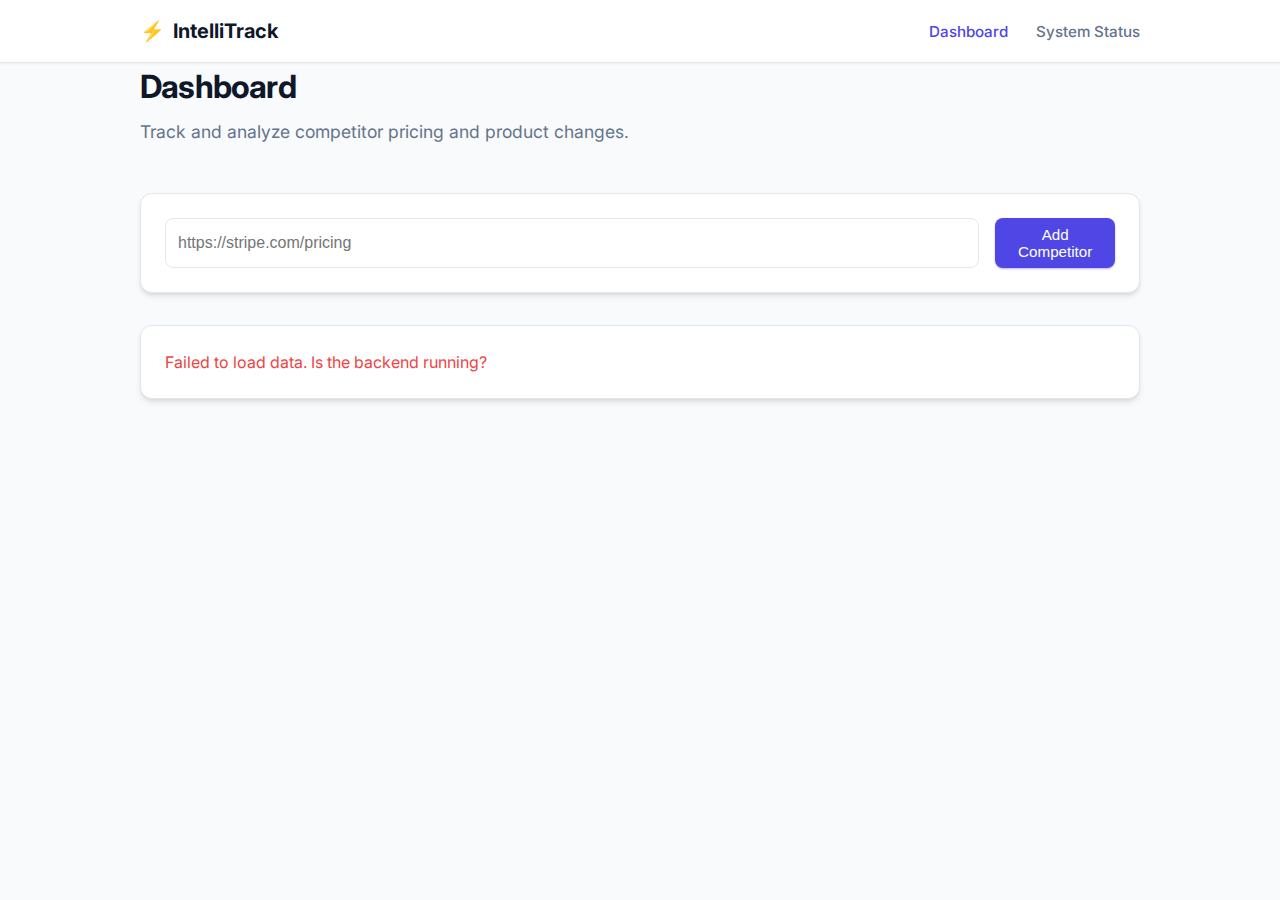
<file: index.html>
<!DOCTYPE html>
<html lang="en">

<head>
    <meta charset="UTF-8">
    <meta name="viewport" content="width=device-width, initial-scale=1.0">
    <title>Competitor Intelligence Tracker</title>
    <link rel="stylesheet" href="style.css">
    <link href="https://fonts.googleapis.com/css2?family=Inter:wght@400;500;600;700&display=swap" rel="stylesheet">
    <link href="https://fonts.googleapis.com/css2?family=Fira+Code&display=swap" rel="stylesheet">
    <script src="config.js"></script>
</head>

<body>
    <header>
        <div class="container navbar">
            <a href="index.html" class="brand">
                <span>⚡</span> IntelliTrack
            </a>
            <nav>
                <a href="index.html" class="active">Dashboard</a>
                <a href="status.html">System Status</a>
            </nav>
        </div>
    </header>

    <main class="container">
        <div class="header-actions">
            <div>
                <h1>Dashboard</h1>
                <p class="subtitle">Track and analyze competitor pricing and product changes.</p>
            </div>
        </div>

        <div class="card">
            <form id="add-form" class="add-form" style="display: flex; gap: 1rem;">
                <input type="text" id="url-input" placeholder="https://stripe.com/pricing" required>
                <button type="submit" class="btn btn-primary">Add Competitor</button>
            </form>
        </div>

        <div id="competitor-grid" class="grid">
            <!-- Competitors will be loaded here -->
            <div class="card" style="grid-column: 1/-1; text-align: center;">Loading...</div>
        </div>
    </main>

    <script>
        // Load Competitors
        async function loadCompetitors() {
            try {
                const res = await fetch(`${API_BASE_URL}/api/competitors`);
                const competitors = await res.json();
                const grid = document.getElementById('competitor-grid');
                grid.innerHTML = '';

                if (competitors.length === 0) {
                    grid.innerHTML = '<div class="card" style="grid-column: 1/-1; text-align: center;">No competitors found. Add one above!</div>';
                    return;
                }

                competitors.forEach(comp => {
                    const date = new Date(comp.created_at).toISOString().split('T')[0];
                    const card = `
                        <div class="card competitor-card">
                            <div class="comp-header">
                                <div class="comp-domain">${comp.name}</div>
                                <a href="${comp.url}" target="_blank" class="comp-url">${comp.url}</a>
                            </div>
                            
                            <div class="comp-stats">
                                <span>Added ${date}</span>
                                <span>All Checks</span>
                            </div>

                            <div class="comp-actions">
                                <button class="btn btn-primary btn-sm" onclick="checkCompetitor(${comp.id}, this)" style="width: 100%">
                                    <span class="btn-text">Check Now</span>
                                </button>
                                <a href="history.html?id=${comp.id}" class="btn btn-secondary btn-sm" style="text-align: center;">View History</a>
                            </div>
                        </div>
                    `;
                    grid.insertAdjacentHTML('beforeend', card);
                });
            } catch (error) {
                console.error(error);
                document.getElementById('competitor-grid').innerHTML = '<div class="card" style="grid-column: 1/-1; color: var(--danger);">Failed to load data. Is the backend running?</div>';
            }
        }

        // Add Competitor
        document.getElementById('add-form').addEventListener('submit', async (e) => {
            e.preventDefault();
            const url = document.getElementById('url-input').value;
            const btn = e.target.querySelector('button');
            const originalText = btn.textContent;

            btn.disabled = true;
            btn.textContent = 'Adding...';

            try {
                const formData = new FormData();
                formData.append('url', url);

                await fetch(`${API_BASE_URL}/competitors`, {
                    method: 'POST',
                    body: formData
                });

                document.getElementById('url-input').value = '';
                loadCompetitors();
            } catch (error) {
                alert('Failed to add competitor');
            } finally {
                btn.disabled = false;
                btn.textContent = originalText;
            }
        });

        // Check Logic
        async function checkCompetitor(id, btn) {
            btn.disabled = true;
            btn.innerHTML = '<span class="spinner"></span> Checking...';

            try {
                const res = await fetch(`${API_BASE_URL}/check/${id}`, { method: 'POST' });
                if (res.ok) {
                    window.location.href = `history.html?id=${id}`;
                } else {
                    alert('Check failed');
                    btn.disabled = false;
                    btn.innerHTML = '<span class="btn-text">Check Now</span>';
                }
            } catch (error) {
                console.error(error);
                alert('Error connecting to server');
                btn.disabled = false;
                btn.innerHTML = '<span class="btn-text">Check Now</span>';
            }
        }

        loadCompetitors();
    </script>
</body>

</html>
</file>
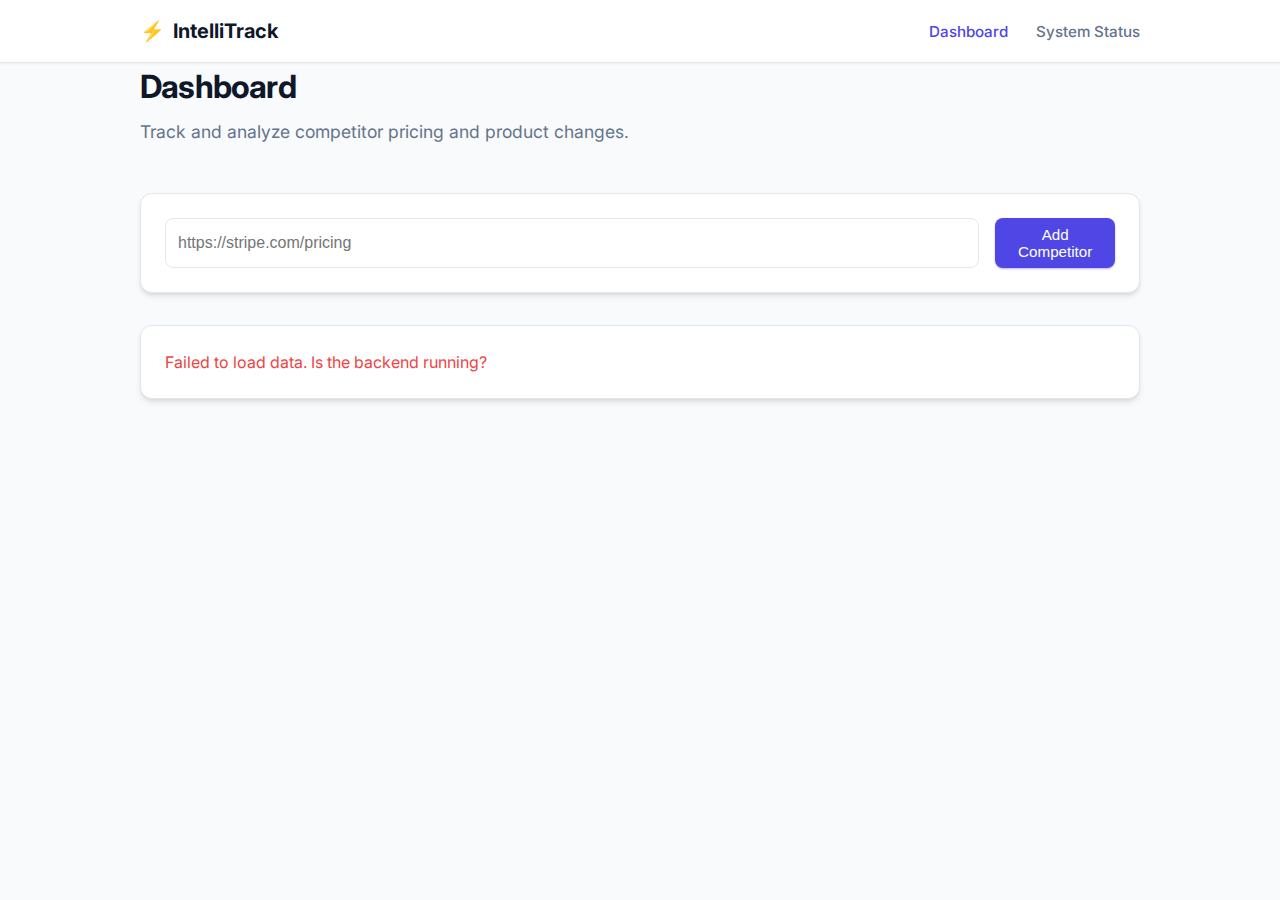
<file: history.html>
<!DOCTYPE html>
<html lang="en">

<head>
    <meta charset="UTF-8">
    <meta name="viewport" content="width=device-width, initial-scale=1.0">
    <title>History - IntelliTrack</title>
    <link rel="stylesheet" href="style.css">
    <link href="https://fonts.googleapis.com/css2?family=Inter:wght@400;500;600;700&display=swap" rel="stylesheet">
    <link href="https://fonts.googleapis.com/css2?family=Fira+Code&display=swap" rel="stylesheet">
    <script src="config.js"></script>
</head>

<body>
    <header>
        <div class="container navbar">
            <a href="index.html" class="brand">
                <span>⚡</span> IntelliTrack
            </a>
            <nav>
                <a href="index.html">Dashboard</a>
                <a href="status.html">System Status</a>
            </nav>
        </div>
    </header>

    <main class="container">
        <div class="header-actions">
            <div>
                <h1 id="comp-name">Loading...</h1>
                <p class="subtitle">History Report</p>
            </div>
            <a href="index.html" class="btn btn-secondary">← Back to Dashboard</a>
        </div>

        <div id="snapshot-list" class="snapshot-list">
            <!-- Snapshots loaded here -->
            <div class="card">
                <p>Loading history...</p>
            </div>
        </div>
    </main>

    <script>
        const urlParams = new URLSearchParams(window.location.search);
        const compId = urlParams.get('id');

        async function loadHistory() {
            if (!compId) {
                window.location.href = 'index.html';
                return;
            }

            try {
                const res = await fetch(`${API_BASE_URL}/api/history/${compId}`);
                if (!res.ok) throw new Error("Failed to load");
                const data = await res.json();

                // Set Header
                document.getElementById('comp-name').textContent = data.competitor.name;

                // Render Snapshots
                const list = document.getElementById('snapshot-list');
                list.innerHTML = '';

                if (data.snapshots.length === 0) {
                    list.innerHTML = `
                    <div class="card" style="text-align: center; padding: 3rem;">
                        <p style="color: var(--text-muted);">No checks yet.</p>
                        <button onclick="runCheck()" class="btn btn-primary">Run First Check</button>
                    </div>`;
                    return;
                }

                data.snapshots.forEach((snap, index) => {
                    // Badge Logic
                    const linesAdded = snap.diff_json.lines_added_count || 0;
                    const linesRemoved = snap.diff_json.lines_removed_count || 0;
                    const totalChange = linesAdded + linesRemoved;

                    let statusText = 'No Changes';
                    let statusClass = 'change-none';
                    let badgeClass = 'status-none';

                    if (totalChange > 0 && totalChange < 10) {
                        statusText = 'Minor Updates';
                        statusClass = 'change-minor';
                        badgeClass = 'status-minor';
                    } else if (totalChange >= 10) {
                        statusText = 'Major Updates';
                        statusClass = 'change-major';
                        badgeClass = 'status-major';
                    }

                    // Date formatting
                    const date = new Date(snap.timestamp).toLocaleString();
                    const isOpen = index === 0 ? 'open' : '';

                    const html = `
                    <div class="card snapshot-card ${statusClass}">
                        <div class="snapshot-header" onclick="toggleSnapshot(this)">
                            <div class="snapshot-meta">
                                <span class="status-badge ${badgeClass}">${statusText}</span>
                                <span class="timestamp">${date}</span>
                            </div>
                            <span class="toggle-icon">▼</span>
                        </div>

                        <div class="snapshot-body ${isOpen}">
                            <div class="insights-container" id="insights-${snap.id}"></div>

                            ${totalChange > 0 ? `
                            <div class="diff-section">
                                <div class="diff-toggle">
                                    <button class="btn btn-secondary btn-sm" onclick="toggleDiff(this)">Show Raw Diff (${totalChange} lines)</button>
                                </div>
                                <div class="raw-diff">
                                    <div class="diff-chunk">${(snap.diff_json.added || '').split('\n').map(l => `<span class="diff-line diff-add">+ ${l}</span>`).join('')}</div>
                                    <div class="diff-chunk">${(snap.diff_json.removed || '').split('\n').map(l => `<span class="diff-line diff-del">- ${l}</span>`).join('')}</div>
                                </div>
                            </div>
                            ` : ''}
                        </div>
                    </div>`;

                    list.insertAdjacentHTML('beforeend', html);

                    // Render Insights
                    if (snap.ai_summary) {
                        renderInsights(snap.id, snap.ai_summary);
                    }
                });

            } catch (error) {
                console.error(error);
                document.getElementById('snapshot-list').innerHTML = '<div class="card">Failed to load history.</div>';
            }
        }

        function renderInsights(id, summaryJson) {
            const container = document.getElementById(`insights-${id}`);
            try {
                const data = JSON.parse(summaryJson);
                let html = '<div class="insights-grid">';

                const renderCard = (title, icon, items, colorClass = '') => {
                    if (!items || items.length === 0) return '';
                    return `
                    <div class="insight-card ${colorClass}">
                        <div class="insight-title">${icon} ${title}</div>
                        <div class="insight-content">
                            <ul>${items.map(i => `<li>${i}</li>`).join('')}</ul>
                        </div>
                    </div>`;
                };

                html += renderCard('Pricing Updates', '💰', data.pricing);
                html += renderCard('Features', '🚀', data.features);
                html += renderCard('Positioning', '📢', data.positioning);

                if (data.strategy && data.strategy.length) {
                    html += `
                    <div class="insight-card" style="background-color: #f3e8ff; border-color: #d8b4fe; grid-column: 1 / -1;">
                        <div class="insight-title" style="color: #6b21a8;">🧠 Strategic Implication</div>
                            <div class="insight-content" style="color: #4c1d95;">
                            <p>${data.strategy.join(' ')}</p>
                        </div>
                    </div>`;
                }
                html += '</div>';

                if (html === '<div class="insights-grid"></div>') {
                    html = '<div style="text-align: center; color: var(--text-muted); margin-bottom: 1rem;"><em>No strategic changes detected via AI.</em></div>';
                }

                container.innerHTML = html;
            } catch (e) {
                container.innerHTML = `<div class="insight-card"><p>Summary: ${summaryJson}</p></div>`;
            }
        }

        async function runCheck() {
            const btn = document.querySelector('button'); // specific button
            btn.textContent = 'Checking...';
            await fetch(`${API_BASE_URL}/check/${compId}`, { method: 'POST' });
            window.location.reload();
        }

        window.toggleSnapshot = function (header) {
            const body = header.nextElementSibling;
            body.classList.toggle('open');
        }

        window.toggleDiff = function (btn) {
            const diff = btn.parentElement.nextElementSibling;
            diff.classList.toggle('open');
            btn.textContent = diff.classList.contains('open') ? 'Hide Raw Diff' : 'Show Raw Diff';
        }

        loadHistory();
    </script>
</body>

</html>
</file>
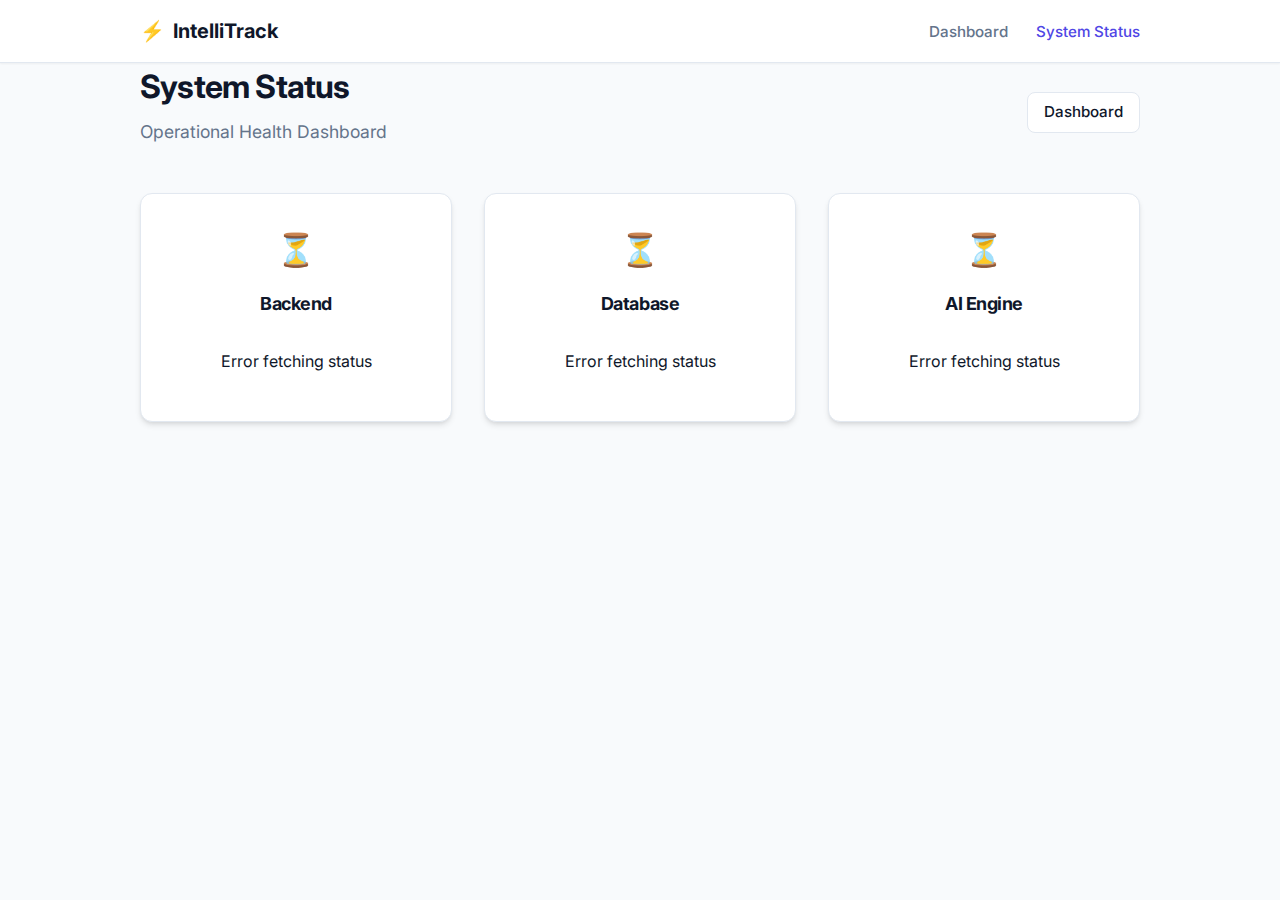
<file: status.html>
<!DOCTYPE html>
<html lang="en">

<head>
    <meta charset="UTF-8">
    <meta name="viewport" content="width=device-width, initial-scale=1.0">
    <title>System Status - IntelliTrack</title>
    <link rel="stylesheet" href="style.css">
    <link href="https://fonts.googleapis.com/css2?family=Inter:wght@400;500;600;700&display=swap" rel="stylesheet">
    <script src="config.js"></script>
</head>

<body>
    <header>
        <div class="container navbar">
            <a href="index.html" class="brand">
                <span>⚡</span> IntelliTrack
            </a>
            <nav>
                <a href="index.html">Dashboard</a>
                <a href="status.html" class="active">System Status</a>
            </nav>
        </div>
    </header>

    <main class="container">
        <div class="header-actions">
            <div>
                <h1>System Status</h1>
                <p class="subtitle">Operational Health Dashboard</p>
            </div>
            <a href="index.html" class="btn btn-secondary">Dashboard</a>
        </div>

        <div class="grid status-grid">
            <div class="card status-card">
                <div class="status-icon" id="be-icon">⏳</div>
                <h3>Backend</h3>
                <p class="status-text" id="be-status">Checking...</p>
            </div>

            <div class="card status-card">
                <div class="status-icon" id="db-icon">⏳</div>
                <h3>Database</h3>
                <p class="status-text" id="db-status">Checking...</p>
            </div>

            <div class="card status-card">
                <div class="status-icon" id="llm-icon">⏳</div>
                <h3>AI Engine</h3>
                <p class="status-text" id="llm-status">Checking...</p>
            </div>
        </div>
    </main>

    <script>
        fetch(`${API_BASE_URL}/status`)
            .then(r => r.json())
            .then(data => {
                const setStatus = (id, state) => {
                    const iconEl = document.getElementById(`${id}-icon`);
                    const textEl = document.getElementById(`${id}-status`);

                    if (state === 'ok' || state === 'connected') {
                        iconEl.textContent = '✅';
                        textEl.textContent = 'Operational';
                        textEl.className = 'status-text status-ok';
                    } else if (state.includes('disconnected') || state.includes('error')) {
                        iconEl.textContent = '❌';
                        textEl.textContent = 'Offline';
                        textEl.className = 'status-text status-bad';
                    } else {
                        iconEl.textContent = '⚠️';
                        textEl.textContent = state;
                        textEl.className = 'status-text status-unknown';
                    }
                };

                setStatus('be', data.backend);
                setStatus('db', data.database);
                setStatus('llm', data.llm);
            })
            .catch(e => {
                console.error(e);
                document.querySelectorAll('.status-text').forEach(el => el.textContent = 'Error fetching status');
            });
    </script>
</body>

</html>
</file>
<file: style.css>
:root {
    /* Modern SaaS Palette */
    --primary: #4f46e5;
    /* Indigo-600 */
    --primary-hover: #4338ca;
    /* Indigo-700 */
    --secondary: #64748b;
    /* Slate-500 */
    --bg: #f8fafc;
    /* Slate-50 */
    --card-bg: #ffffff;
    --text: #0f172a;
    /* Slate-900 */
    --text-muted: #64748b;
    /* Slate-500 */
    --border: #e2e8f0;
    /* Slate-200 */

    --success: #10b981;
    /* Emerald-500 */
    --success-bg: #ecfdf5;
    --success-text: #047857;

    --warning: #f59e0b;
    --warning-bg: #fffbeb;
    --warning-text: #b45309;

    --danger: #ef4444;
    /* Red-500 */
    --danger-bg: #fef2f2;
    --danger-text: #b91c1c;

    --shadow-sm: 0 1px 2px 0 rgb(0 0 0 / 0.05);
    --shadow: 0 4px 6px -1px rgb(0 0 0 / 0.1), 0 2px 4px -2px rgb(0 0 0 / 0.1);
    --shadow-lg: 0 10px 15px -3px rgb(0 0 0 / 0.1), 0 4px 6px -4px rgb(0 0 0 / 0.1);

    --radius: 12px;
}

body {
    font-family: 'Inter', -apple-system, BlinkMacSystemFont, sans-serif;
    background-color: var(--bg);
    color: var(--text);
    margin: 0;
    line-height: 1.5;
    -webkit-font-smoothing: antialiased;
}

/* Layout */
.container {
    max-width: 1000px;
    margin: 0 auto;
    padding: 0 2rem;
}

header {
    background: var(--card-bg);
    border-bottom: 1px solid var(--border);
    padding: 1rem 0;
    position: sticky;
    top: 0;
    z-index: 10;
    box-shadow: var(--shadow-sm);
}

header .navbar {
    display: flex;
    justify-content: space-between;
    align-items: center;
}

header .brand {
    font-weight: 700;
    font-size: 1.25rem;
    text-decoration: none;
    color: var(--text);
    display: flex;
    align-items: center;
    gap: 0.5rem;
}

header .brand span {
    color: var(--primary);
}

nav a {
    margin-left: 1.5rem;
    color: var(--text-muted);
    text-decoration: none;
    font-weight: 500;
    font-size: 0.95rem;
    transition: color 0.2s;
}

nav a:hover,
nav a.active {
    color: var(--primary);
}

/* Typography */
h1,
h2,
h3 {
    margin: 0;
    font-weight: 700;
    letter-spacing: -0.025em;
}

h1 {
    font-size: 2rem;
}

h2 {
    font-size: 1.5rem;
}

h3 {
    font-size: 1.125rem;
}

p {
    margin-bottom: 1rem;
}

.subtitle {
    color: var(--text-muted);
    font-size: 1.1rem;
    margin-top: 0.5rem;
}

/* UI Components */
.card {
    background: var(--card-bg);
    border-radius: var(--radius);
    padding: 1.5rem;
    box-shadow: var(--shadow);
    border: 1px solid var(--border);
    transition: transform 0.2s, box-shadow 0.2s;
}

.card:hover {
    transform: translateY(-2px);
    box-shadow: var(--shadow-lg);
}

.btn {
    display: inline-flex;
    align-items: center;
    justify-content: center;
    padding: 0.5rem 1rem;
    border-radius: 8px;
    font-weight: 500;
    cursor: pointer;
    text-decoration: none;
    transition: all 0.2s;
    font-size: 0.95rem;
    border: none;
}

.btn-primary {
    background: var(--primary);
    color: white;
    box-shadow: 0 1px 2px 0 rgba(79, 70, 229, 0.4);
}

.btn-primary:hover:not(:disabled) {
    background: var(--primary-hover);
    transform: translateY(-1px);
}

.btn-primary:disabled {
    opacity: 0.7;
    cursor: wait;
}

.btn-secondary {
    background: white;
    border: 1px solid var(--border);
    color: var(--text);
}

.btn-secondary:hover {
    background: var(--bg);
    border-color: var(--text-muted);
}

.btn-sm {
    padding: 0.25rem 0.75rem;
    font-size: 0.875rem;
}

input[type="text"] {
    width: 100%;
    padding: 0.75rem;
    border: 1px solid var(--border);
    border-radius: 8px;
    font-size: 1rem;
    transition: border-color 0.2s, box-shadow 0.2s;
    outline: none;
}

input[type="text"]:focus {
    border-color: var(--primary);
    box-shadow: 0 0 0 3px rgba(79, 70, 229, 0.1);
}

/* Index Page */
.grid {
    display: grid;
    grid-template-columns: repeat(auto-fill, minmax(300px, 1fr));
    gap: 1.5rem;
    margin-top: 2rem;
}

.competitor-card {
    display: flex;
    flex-direction: column;
    justify-content: space-between;
    height: 100%;
}

.comp-header {
    margin-bottom: 1rem;
}

.comp-domain {
    font-weight: 600;
    font-size: 1.1rem;
}

.comp-url {
    color: var(--text-muted);
    font-size: 0.875rem;
    word-break: break-all;
}

.comp-stats {
    margin-top: auto;
    padding-top: 1rem;
    border-top: 1px solid var(--border);
    display: flex;
    justify-content: space-between;
    font-size: 0.85rem;
    color: var(--text-muted);
}

.comp-actions {
    margin-top: 1rem;
    display: grid;
    grid-template-columns: 1fr 1fr;
    gap: 0.5rem;
}

/* History Page */
.header-actions {
    display: flex;
    justify-content: space-between;
    align-items: center;
    margin-bottom: 2rem;
}

.snapshot-list {
    display: flex;
    flex-direction: column;
    gap: 1.5rem;
}

.snapshot-card {
    border-left: 4px solid var(--border);
    /* Default */
}

.snapshot-card.change-none {
    border-left-color: var(--success);
}

.snapshot-card.change-minor {
    border-left-color: var(--warning);
}

.snapshot-card.change-major {
    border-left-color: var(--danger);
}

.snapshot-header {
    display: flex;
    justify-content: space-between;
    align-items: center;
    cursor: pointer;
    user-select: none;
}

.snapshot-meta {
    display: flex;
    gap: 1rem;
    align-items: center;
}

.timestamp {
    font-weight: 600;
    color: var(--text);
}

.status-badge {
    padding: 0.25rem 0.5rem;
    border-radius: 99px;
    font-size: 0.75rem;
    font-weight: 600;
    text-transform: uppercase;
    letter-spacing: 0.05em;
}

.status-none {
    background: var(--success-bg);
    color: var(--success-text);
}

.status-minor {
    background: var(--warning-bg);
    color: var(--warning-text);
}

.status-major {
    background: var(--danger-bg);
    color: var(--danger-text);
}

.snapshot-body {
    margin-top: 1.5rem;
    display: none;
    /* Collapsed by default via JS or details/summary? */
    /* Actually prompt says collapsible. Details/Summary is easiest but we have complex content. 
       Let's use a simple JS toggle or just Details for the whole card? 
       No, let's keep the card expanded to see insights, but maybe collapse older ones? 
       Prompt: "Each snapshot should be: Collapsible card"
       Let's make the body togglable.
    */
    animation: fadeIn 0.3s ease-out;
}

.snapshot-body.open {
    display: block;
}

/* Strategic Insights Grid */
.insights-grid {
    display: grid;
    grid-template-columns: repeat(auto-fit, minmax(240px, 1fr));
    gap: 1rem;
    margin-bottom: 2rem;
}

.insight-card {
    background: #f1f5f9;
    padding: 1rem;
    border-radius: 8px;
    border: 1px solid var(--border);
}

.insight-title {
    font-size: 0.85rem;
    font-weight: 700;
    text-transform: uppercase;
    color: var(--text-muted);
    margin-bottom: 0.5rem;
    display: flex;
    align-items: center;
    gap: 0.5rem;
}

.insight-content ul {
    margin: 0;
    padding-left: 1.25rem;
    font-size: 0.95rem;
}

/* Diff Section */
.diff-toggle {
    text-align: center;
    margin-top: 1rem;
}

.raw-diff {
    background: #1e293b;
    /* Dark mode for diff */
    color: #f8fafc;
    padding: 1rem;
    border-radius: 8px;
    font-family: 'Fira Code', monospace;
    font-size: 0.85rem;
    overflow-x: auto;
    margin-top: 1rem;
    border: 1px solid #334155;
    display: none;
}

.raw-diff.open {
    display: block;
}

.diff-line {
    display: block;
    white-space: pre-wrap;
}

.diff-add {
    color: #4ade80;
    background: rgba(74, 222, 128, 0.1);
}

.diff-del {
    color: #f87171;
    background: rgba(248, 113, 113, 0.1);
}

/* Status Page */
.status-grid {
    display: grid;
    grid-template-columns: repeat(auto-fit, minmax(200px, 1fr));
    gap: 2rem;
    text-align: center;
}

.status-card {
    padding: 2rem;
    display: flex;
    flex-direction: column;
    align-items: center;
    gap: 1rem;
}

.status-icon {
    font-size: 2rem;
}

.status-ok {
    color: var(--success);
}

.status-bad {
    color: var(--danger);
}

.status-unknown {
    color: var(--warning);
}

/* Animations */
@keyframes fadeIn {
    from {
        opacity: 0;
        transform: translateY(5px);
    }

    to {
        opacity: 1;
        transform: translateY(0);
    }
}

@keyframes spin {
    to {
        transform: rotate(360deg);
    }
}

.spinner {
    display: inline-block;
    width: 1rem;
    height: 1rem;
    border: 2px solid rgba(255, 255, 255, 0.3);
    border-radius: 50%;
    border-top-color: white;
    animation: spin 1s ease-in-out infinite;
    margin-right: 0.5rem;
}
</file>
